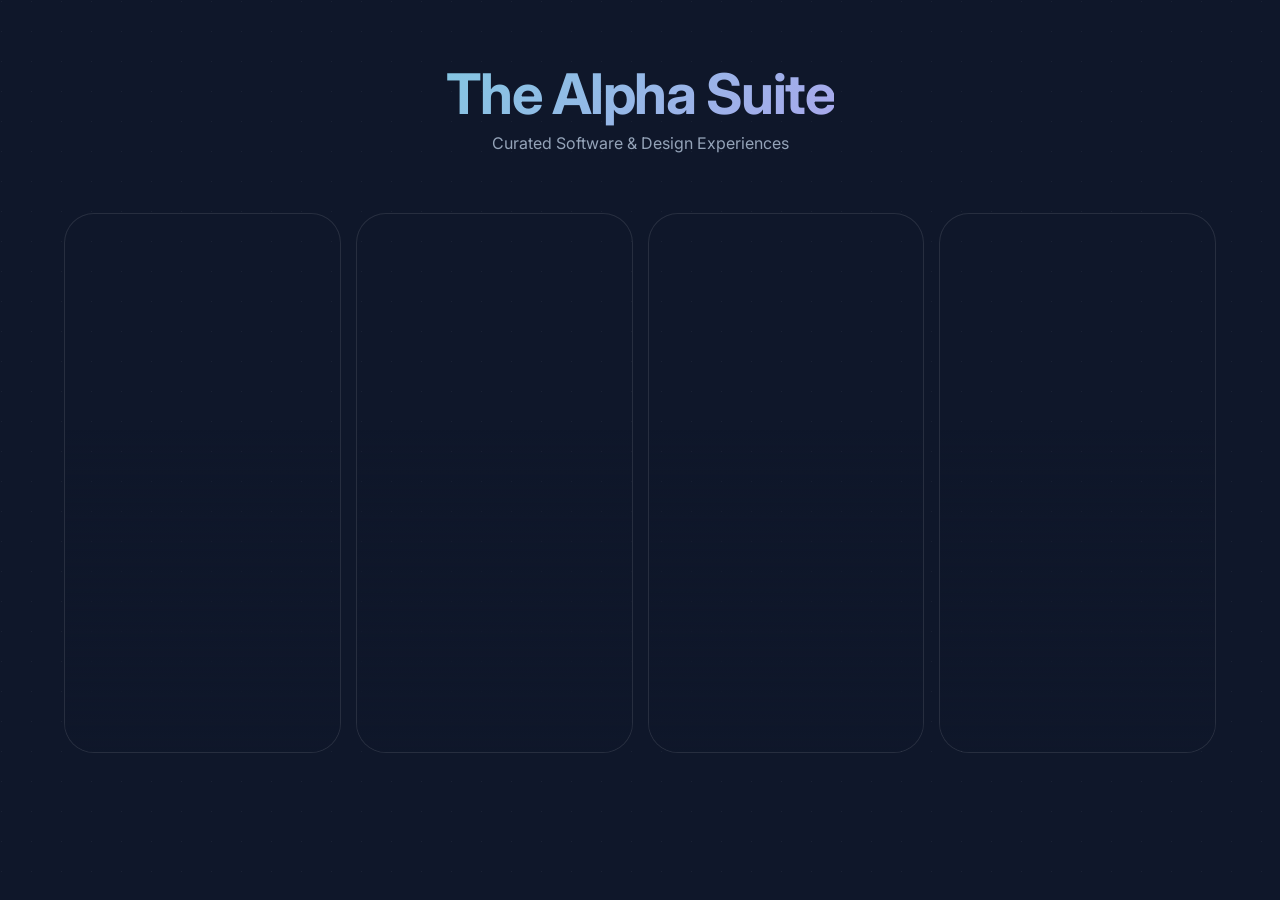
<file: Expandable Cards Animation/index.html>
<!DOCTYPE html>
<html lang="en">

<head>
    <meta charset="UTF-8">
    <meta name="viewport" content="width=device-width, initial-scale=1.0">
    <title>Alpha Stack | Premium Aesthetic Portfolio</title>
    <link rel="stylesheet" href="style.css">
    <link rel="stylesheet" href="https://cdnjs.cloudflare.com/ajax/libs/font-awesome/6.5.1/css/all.min.css">
    <link href="https://fonts.googleapis.com/css2?family=Inter:wght@300;400;600;700&display=swap" rel="stylesheet">
</head>

<body>

 <div class="bg-pattern-overlay"></div>

    <header class="main-title-area">
        <h1 class="gradient-headline">The Alpha Suite</h1>
        <p class="subtitle">Curated Software & Design Experiences</p>
    </header>

    <div class="expandable-cards-container">

        <div class="premium-card active"
            style="background-image: url('https://images.unsplash.com/photo-1515879218367-8466d910aaa4?q=80&w=1469&auto=format&fit=crop');">
            <div class="top-accent-line"></div>
            <div class="card-inner-content">
                <span class="modern-badge">Engineers</span>
                <h3>System Architecture</h3>
                <p>Robust backend solutions & scalable cloud infrastructure.</p>
                <button class="action-ripple-btn">View Case Study</button>
            </div>
        </div>

        <div class="premium-card"
            style="background-image: url('https://images.unsplash.com/photo-1551288049-bebda4e38f71?q=80&w=1470&auto=format&fit=crop');">
            <div class="top-accent-line"></div>
            <div class="card-inner-content">
                <span class="modern-badge">SEO</span>
                <h3>Data-Driven Strategy</h3>
                <p>Curating content that ranks and converts using analytics.</p>
                <button class="action-ripple-btn">Analyze</button>
            </div>
        </div>

        <div class="premium-card"
            style="background-image: url('https://images.unsplash.com/photo-1499951360447-b19be8fe80f5?q=80&w=1470&auto=format&fit=crop');">
            <div class="top-accent-line"></div>
            <div class="card-inner-content">
                <span class="modern-badge">UI/UX</span>
                <h3>Minimal Interfaces</h3>
                <p>Designing modern, intuitive experiences for premium brands.</p>
                <button class="action-ripple-btn">Portfolio</button>
            </div>
        </div>

        <div class="premium-card"
            style="background-image: url('https://images.unsplash.com/photo-1620712943543-bcc4688e7485?q=80&w=1471&auto=format&fit=crop');">
            <div class="top-accent-line"></div>
            <div class="card-inner-content">
                <span class="modern-badge">Future Tech</span>
                <h3>A.I. Systems</h3>
                <p>Integrating artificial intelligence into business workflows.</p>
                <button class="action-ripple-btn">Explore</button>
            </div>
        </div>

</div>

</body>

</html>
</file>
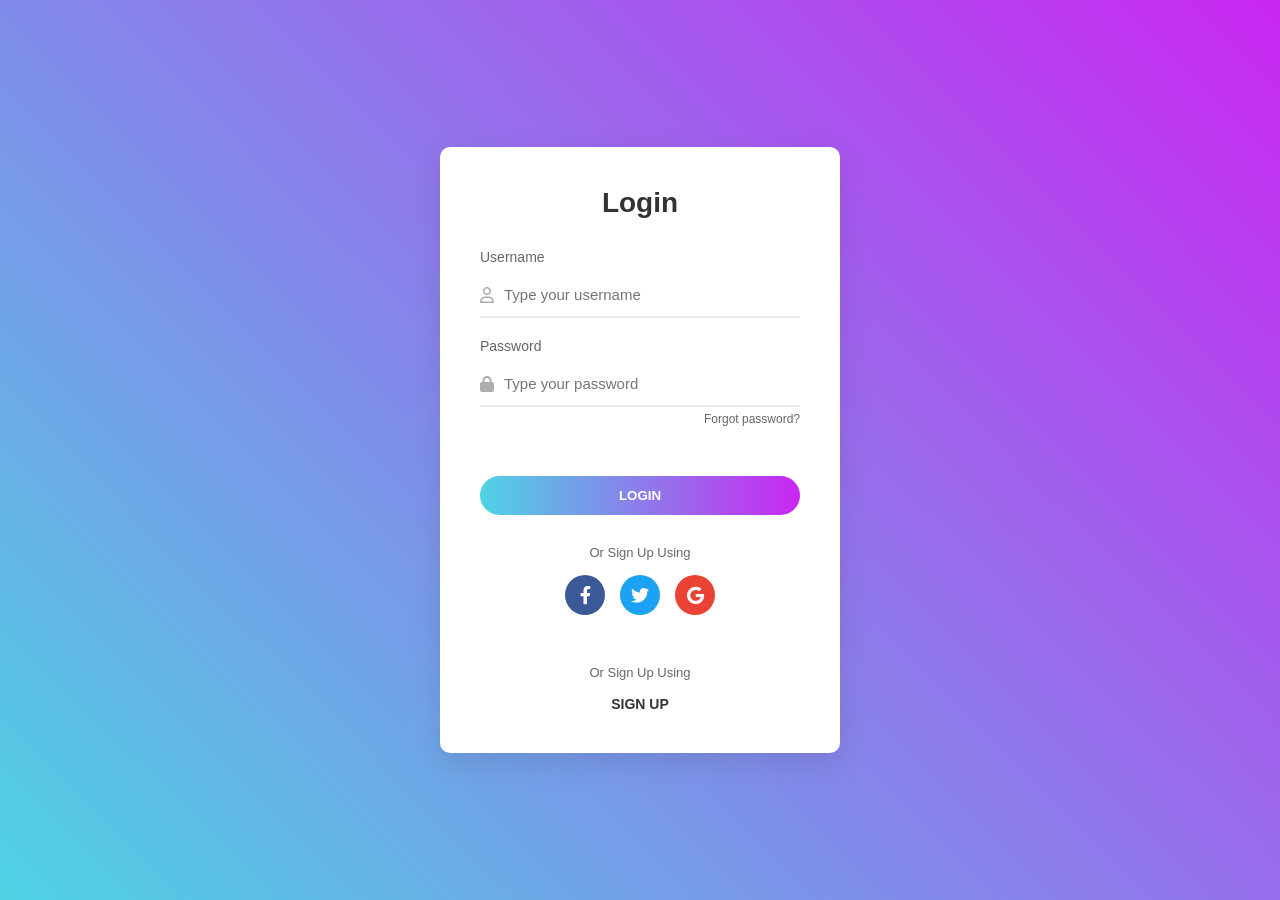
<file: Login Form/index.html>
<!DOCTYPE html>
<html lang="en">
<head>
    <meta charset="UTF-8">
    <meta name="viewport" content="width=device-width, initial-scale=1.0">
    <title>Login Form - Alpha Stack</title>
    <link rel="stylesheet" href="style.css">
    <link rel="stylesheet" href="https://cdnjs.cloudflare.com/ajax/libs/font-awesome/6.0.0/css/all.min.css">
</head>
<body>
    <div class="background">
        <div class="login-container">
            <form class="login-form">
                <h2>Login</h2>
                
                <div class="input-group">
                    <label>Username</label>
                    <div class="input-wrapper">
                        <i class="fa-regular fa-user"></i>
                        <input type="text" placeholder="Type your username">
                    </div>
                </div>

                <div class="input-group">
                    <label>Password</label>
                    <div class="input-wrapper">
                        <i class="fa-solid fa-lock"></i>
                        <input type="password" placeholder="Type your password">
                    </div>
                    <a href="#" class="forgot-pass">Forgot password?</a>
                </div>

                <button type="submit" class="login-btn">LOGIN</button>

                <div class="social-login">
                    <p>Or Sign Up Using</p>
                    <div class="social-icons">
                        <a href="https://www.facebook.com/" class="fb"><i class="fa-brands fa-facebook-f"></i></a>
                        <a href="https://x.com/" class="tw"><i class="fa-brands fa-twitter"></i></a>
                        <a href="https://www.google.com/" class="gg"><i class="fa-brands fa-google"></i></a>
                    </div>
                </div>

                <div class="signup-link">
                    <p>Or Sign Up Using</p>
                    <a href="#">SIGN UP</a>
                </div>
            </form>
        </div>
    </div>
</body>
</html>
</file>
<file: Expandable Cards Animation/style.css>
:root {
    --bg-dark: #0f172a;
    --accent-primary: #3abef7;
    --accent-secondary: #7a86ec;
    --premium-gradient: linear-gradient(135deg, #84c6e2, #a8a8ec);
}

* {
    margin: 0;
    padding: 0;
    box-sizing: border-box;
    font-family: 'Inter', sans-serif;
}

body {
    background-color: var(--bg-dark);
    color: rgb(250, 246, 246);
    min-height: 100vh;
    display: flex;
    flex-direction: column;
    align-items: center;
    overflow-x: hidden;
}

/* Background Pattern */
.bg-pattern-overlay {
    position: fixed;
    top: 0;
    left: 0;
    width: 100%;
    height: 100%;
    background-image: radial-gradient(circle at 1.5px 1.5px, rgba(255, 255, 255, 0.05) 0.5px, transparent 0);
    background-size: 30px 30px;
    z-index: -1;
}

.main-title-area {
    text-align: center;
    margin: 60px 0;
}

/* Gradient Fix: Added standard background-clip */
.gradient-headline {
    font-size: 56px;
    font-weight: 700;
    background: var(--premium-gradient);
    -webkit-background-clip: text;
    background-clip: text;
    -webkit-text-fill-color: transparent;
    letter-spacing: -1.5px;
}

.subtitle {
    color: #94a3b8;
    margin-top: 5px;
}

/* Layout Fix: Desktop is Row by default */
.expandable-cards-container {
    display: flex;
    flex-direction: row;
    width: 90vw;
    max-width: 1200px;
    height: 60vh;
    gap: 15px;
}

.premium-card {
    position: relative;
    flex: 0.7;
    background-size: cover;
    background-position: center;
    border-radius: 30px;
    cursor: pointer;
    overflow: hidden;
    transition: flex 0.8s cubic-bezier(0.23, 1, 0.32, 1);
    border: 1px solid rgba(255,255,255,0.1);
}

.premium-card::after {
    content: '';
    position: absolute;
    top: 0; left: 0; width: 100%; height: 100%;
    background: linear-gradient(to bottom, transparent 40%, rgba(15, 23, 42, 0.95));
    z-index: 1;
}

.premium-card:hover {
    flex: 5;
}

.card-inner-content {
    position: absolute;
    bottom: 40px;
    left: 40px;
    right: 40px;
    z-index: 2;
    opacity: 0;
    transform: translateY(20px);
    transition: 0.5s ease 0.3s;
}

.premium-card:hover .card-inner-content {
    opacity: 1;
    transform: translateY(0);
}

.modern-badge {
    display: inline-block;
    padding: 5px 12px;
    background: rgba(56, 189, 248, 0.2);
    border: 1px solid var(--accent-primary);
    border-radius: 100px;
    font-size: 11px;
    color: var(--accent-primary);
    margin-bottom: 10px;
}

.action-ripple-btn {
    margin-top: 20px;
    padding: 10px 20px;
    border-radius: 10px;
    border: none;
    background: white;
    font-weight: 600;
    cursor: pointer;
}

/* --- RESPONSIVE CODE ONLY --- */
@media (max-width: 768px) {
    .expandable-cards-container {
        flex-direction: column;
        height: auto;
    }
    .premium-card {
        flex: none;
        height: 120px;
        width: 100%;
    }
    .premium-card:hover {
        height: 400px;
    }
}
</file>
<file: Login Form/style.css>
* {
    margin: 0;
    padding: 0;
    box-sizing: border-box;
    font-family: 'Poppins', sans-serif;
}

body, html {
    height: 100%;
}

.background {
    height: 100vh;
    display: flex;
    justify-content: center;
    align-items: center;
    /* Gradient color matching the image */
    background: linear-gradient(45deg, #4ed3e4, #c927f1);
}

.login-container {
    background: #fff;
    width: 400px;
    padding: 40px;
    border-radius: 10px;
    box-shadow: 0px 10px 30px rgba(0,0,0,0.1);
}

h2 {
    text-align: center;
    margin-bottom: 30px;
    font-size: 28px;
    color: #333;
}

.input-group {
    margin-bottom: 20px;
}

.input-group label {
    display: block;
    font-size: 14px;
    color: #666;
    margin-bottom: 8px;
}

.input-wrapper {
    display: flex;
    align-items: center;
    border-bottom: 2px solid #ebebeb;
    padding: 5px 0;
}

.input-wrapper i {
    color: #adadad;
    margin-right: 10px;
}

.input-wrapper input {
    border: none;
    outline: none;
    width: 100%;
    padding: 8px 0;
    font-size: 15px;
}

.forgot-pass {
    display: block;
    text-align: right;
    font-size: 12px;
    color: #666;
    text-decoration: none;
    margin-top: 5px;
}

.login-btn {
    width: 100%;
    padding: 12px;
    margin: 30px 0;
    border: none;
    border-radius: 25px;
    color: white;
    font-weight: bold;
    cursor: pointer;
    background: linear-gradient(to right, #4ed3e4, #c927f1);
    transition: 0.3s;
}

.login-btn:hover {
    opacity: 0.9;
}

.social-login {
    text-align: center;
}

.social-login p, .signup-link p {
    font-size: 13px;
    color: #666;
    margin-bottom: 15px;
}

.social-icons {
    display: flex;
    justify-content: center;
    gap: 15px;
}

.social-icons a {
    width: 40px;
    height: 40px;
    border-radius: 50%;
    display: flex;
    justify-content: center;
    align-items: center;
    color: white;
    text-decoration: none;
    font-size: 18px;
}

.fb { background: #3b5998; }
.tw { background: #1da1f2; }
.gg { background: #ea4335; }

.signup-link {
    text-align: center;
    margin-top: 50px;
}

.signup-link a {
    text-decoration: none;
    color: #333;
    font-weight: bold;
    font-size: 14px;
}
</file>
